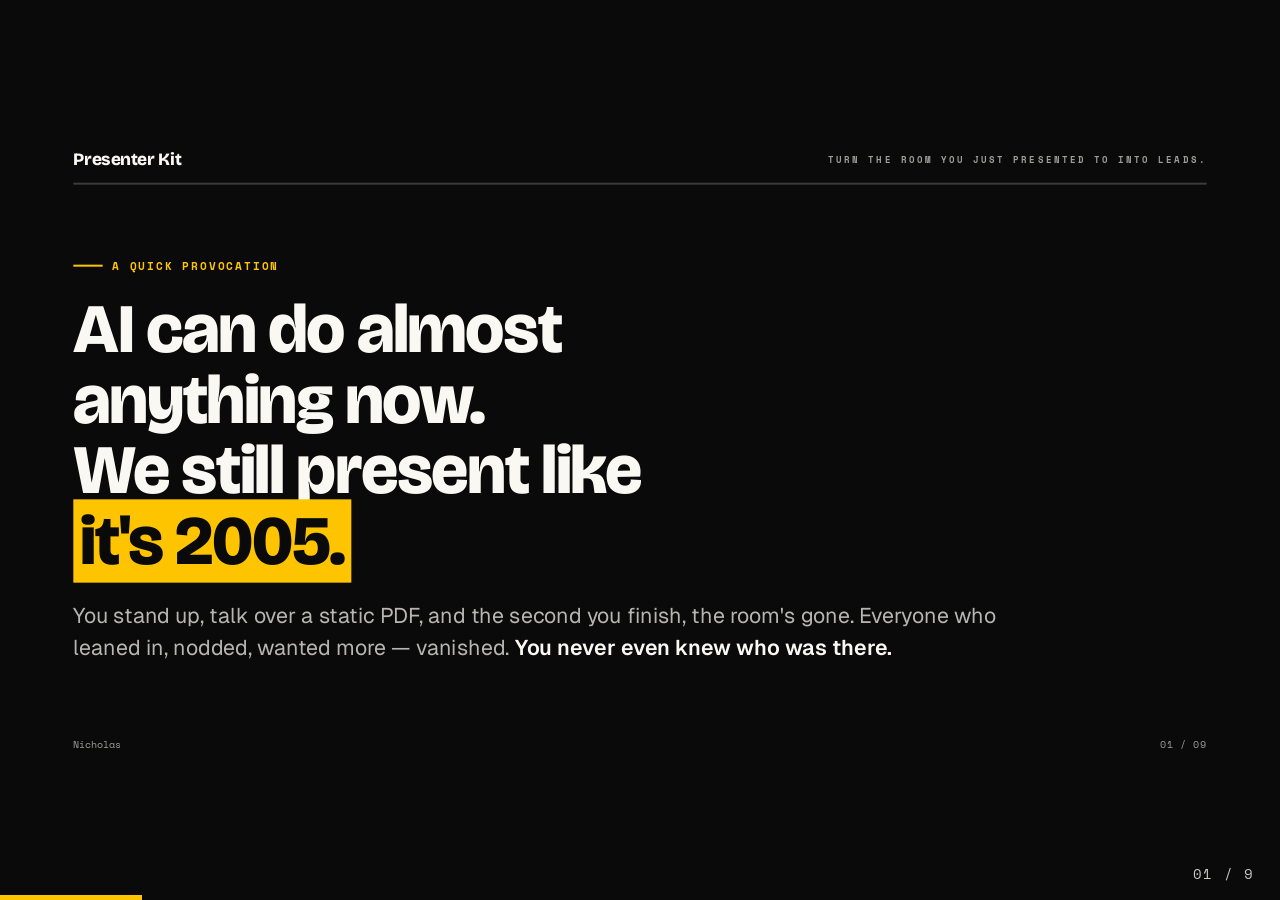
<file: deck.html>
<!DOCTYPE html>
<html lang="en">
<head>
<meta charset="UTF-8">
<meta name="viewport" content="width=device-width, initial-scale=1.0">
<title>Presenter Kit — turn the room into leads</title>
<link rel="preconnect" href="https://fonts.googleapis.com">
<link rel="preconnect" href="https://fonts.gstatic.com" crossorigin>
<link href="https://fonts.googleapis.com/css2?family=Bricolage+Grotesque:opsz,wght@12..96,400..800&family=Geist:wght@400;500;600;700&family=Space+Mono:wght@400;700&display=swap" rel="stylesheet">
<link rel="stylesheet" href="theme.css">
<script src="config.js"></script>
<!-- ============================================================================
     TEACHING DECK — a self-guided demo of a tool for turning a talk's room into leads.
     This deck IS the worked example of the thing it teaches. The slide ENGINE
     below (scaling, keyboard/touch nav, #n deep-link, progress + counter, and the
     inline edit mode) is kept functionally identical to the template — only the
     markup/CSS content of each <section class="slide"> and this <style> block are
     custom. Brand + copy come from config.js (data-brand/data-tagline/data-presenter)
     so this file never hardcodes brand strings that could drift from config.js.
     The product itself has no name — never call it "Deck" in copy.
     ============================================================================ -->
<style>
  /* =============================================================================
     BRAND SYSTEM — neo-brutalist, matches nicholaschong.xyz.
     Accent colours here intentionally shadow theme.css so this file also reads
     correctly if opened stand-alone. --ink-strong/--paper/--accent/--sans/--serif/
     --mono still come from theme.css and win where both are set on :root.
     ============================================================================= */
  :root{
    --blue:   #1528C4;
    --yellow: #FFC400;
    --ink:    #0A0A0A;
    --paper:  #FAF8F2;
    --page:   #EFEDE4;
    --muted:  #605C52;
    --ease: cubic-bezier(0.16, 1, 0.3, 1);
    --bw: 2.5px; /* the brand's signature thick border */
  }
  *{ margin:0; padding:0; box-sizing:border-box; }
  html,body{ width:100%; height:100%; margin:0; overflow:hidden; background:var(--ink); }
  body{
    font-family:"Geist", var(--sans), -apple-system, sans-serif;
    color:var(--ink);
    -webkit-font-smoothing:antialiased;
    text-rendering:optimizeLegibility;
  }

  /* ---- fixed 16:9 stage (mandatory base, from viewport-base.css) ---------- */
  .deck-viewport{ position:fixed; inset:0; overflow:hidden; background:var(--ink); }
  .deck-stage{ position:absolute; left:0; top:0; width:1920px; height:1080px; overflow:hidden; transform-origin:0 0; background:var(--paper); }
  .slide{ position:absolute; inset:0; width:1920px; height:1080px; overflow:hidden; display:block; visibility:hidden; opacity:0; pointer-events:none; background:var(--paper); }
  .slide.visible{ visibility:visible; opacity:1; pointer-events:auto; z-index:1; transition:opacity .35s ease; }
  img,video,canvas,svg{ max-width:100%; max-height:100%; }
  @media print{
    html,body{ width:1920px; height:auto; overflow:visible; background:#fff; }
    .deck-viewport{ position:static; overflow:visible; background:#fff; }
    .deck-stage{ position:static; width:auto; height:auto; transform:none !important; background:none; }
    .slide{ position:relative; display:block !important; visibility:visible !important; opacity:1 !important; pointer-events:auto !important; width:1920px; height:1080px; break-after:page; }
    .slide:last-child{ break-after:auto; }
    .deck-controls{ display:none !important; }
  }
  @media (prefers-reduced-motion:reduce){
    *,*::before,*::after{ animation-duration:.01ms !important; transition-duration:.2s !important; }
  }

  /* ---- chrome outside the stage ---- */
  .progress{ position:fixed; left:0; bottom:0; height:5px; width:0%; background:var(--yellow); z-index:1001; transition:width .3s var(--ease); }
  .counter{ position:fixed; right:26px; bottom:16px; z-index:1001; font-family:"Space Mono", var(--mono), monospace; font-size:14px; letter-spacing:.08em; color:rgba(250,248,242,.8); }

  /* ---- reveal choreography ---- */
  .reveal{ opacity:0; transform:translateY(28px); transition:opacity .6s var(--ease), transform .6s var(--ease); }
  .slide.visible .reveal{ opacity:1; transform:translateY(0); }
  .r1{ transition-delay:.08s } .r2{ transition-delay:.18s } .r3{ transition-delay:.28s }
  .r4{ transition-delay:.38s } .r5{ transition-delay:.48s } .r6{ transition-delay:.58s }

  /* ---- shared slide furniture ---- */
  .pad{ position:absolute; inset:88px 110px; display:flex; flex-direction:column; }
  .masthead{ display:flex; justify-content:space-between; align-items:center; }
  .wm{ font-family:"Bricolage Grotesque", var(--serif), serif; font-weight:800; font-size:26px; letter-spacing:-0.01em; color:var(--ink); }
  .section{ font-family:"Space Mono", var(--mono), monospace; font-size:14px; font-weight:700; letter-spacing:0.22em; text-transform:uppercase; color:var(--muted); }
  .rule{ height:var(--bw); background:var(--ink); margin-top:20px; }
  .colophon{ margin-top:auto; display:flex; justify-content:space-between; align-items:baseline; font-family:"Space Mono", var(--mono), monospace; font-size:15px; color:var(--muted); }
  .colophon .folio{ letter-spacing:.06em; }

  .kicker{ display:inline-flex; align-items:center; gap:14px; font-family:"Space Mono", var(--mono), monospace; font-size:16px; font-weight:700; letter-spacing:0.2em; text-transform:uppercase; color:var(--blue); }
  .kicker::before{ content:""; width:44px; height:var(--bw); background:currentColor; }

  h1,h2{ font-family:"Bricolage Grotesque", var(--serif), serif; font-weight:800; letter-spacing:-0.02em; line-height:1.02; color:var(--ink); }
  h1 em, h2 em{ font-style:normal; color:var(--blue); }
  h1 mark, h2 mark{ background:var(--yellow); color:var(--ink); padding:0 10px; font-style:normal; box-decoration-break:clone; -webkit-box-decoration-break:clone; }

  .lead{ font-size:28px; line-height:1.5; color:var(--muted); max-width:1180px; }
  .lead b{ color:var(--ink); font-weight:600; }
  .center{ justify-content:center; }

  /* ---- neo-brutalist card: thick border + hard offset shadow, no blur ---- */
  .card{ background:var(--paper); border:var(--bw) solid var(--ink); box-shadow:10px 10px 0 var(--ink); }
  .card.on-page{ background:var(--page); }
  .card.on-blue{ background:var(--blue); color:var(--paper); }
  .card.on-yellow{ background:var(--yellow); color:var(--ink); }

  .tag{ display:inline-block; font-family:"Space Mono", var(--mono), monospace; font-size:13px; font-weight:700; letter-spacing:.14em; text-transform:uppercase; background:var(--ink); color:var(--paper); padding:6px 14px; }
  .tag.yellow{ background:var(--yellow); color:var(--ink); }

  .btnlink{ display:inline-flex; align-items:center; gap:10px; font-family:"Space Mono", var(--mono), monospace; font-weight:700; font-size:20px; letter-spacing:.02em; color:var(--paper); background:var(--blue); border:var(--bw) solid var(--ink); box-shadow:6px 6px 0 var(--ink); padding:16px 26px; text-decoration:none; transition:transform .15s var(--ease), box-shadow .15s var(--ease); }
  .btnlink:hover{ transform:translate(3px,3px); box-shadow:3px 3px 0 var(--ink); }
  .btnlink.ghost{ background:var(--paper); color:var(--ink); }
  .btnlink.yellow{ background:var(--yellow); color:var(--ink); }
  .btnlink.big{ font-size:26px; padding:22px 34px; box-shadow:8px 8px 0 var(--ink); }

  .dark{ background:var(--ink); }
  .dark .wm, .dark h1, .dark h2{ color:var(--paper); }
  .dark .section, .dark .colophon{ color:rgba(250,248,242,.62); }
  .dark .lead{ color:rgba(250,248,242,.72); }
  .dark .lead b{ color:var(--paper); }
  .dark .rule{ background:rgba(250,248,242,.2); }
  .dark .card{ background:var(--ink); box-shadow:10px 10px 0 var(--yellow); border-color:var(--paper); }
  .dark h1 em, .dark h2 em{ color:var(--yellow); } /* blue-on-ink fails contrast; yellow reads on dark */

  /* ================================ SLIDE 1 · HOOK ================================ */
  .s1-stage{ flex:1; display:flex; flex-direction:column; justify-content:center; }
  .s1-headline{ font-size:104px; }
  .s1-sub{ margin-top:34px; font-size:32px; max-width:1400px; }

  /* ================================ SLIDE 2 · WHAT IT IS ================================ */
  .whatis-stage{ flex:1; display:flex; flex-direction:column; justify-content:center; }
  .does-row{ display:flex; gap:30px; margin-top:44px; }
  .does{ flex:1; padding:30px 26px; display:flex; flex-direction:column; gap:12px; }
  .does h3{ font-family:"Bricolage Grotesque", var(--serif), serif; font-weight:800; font-size:26px; color:var(--ink); }
  .does p{ font-size:19px; color:var(--muted); line-height:1.5; }
  .replace-strip{ margin-top:38px; display:flex; align-items:center; gap:22px; flex-wrap:wrap; }
  .replace-strip .lbl{ font-family:"Space Mono", var(--mono), monospace; font-size:15px; font-weight:700; letter-spacing:.14em; text-transform:uppercase; color:var(--muted); }
  .oldtool{ font-family:"Space Mono", var(--mono), monospace; font-size:18px; color:var(--ink); border:var(--bw) solid var(--ink); padding:8px 16px; position:relative; }
  .oldtool::after{ content:""; position:absolute; left:8%; right:8%; top:52%; height:2.5px; background:var(--blue); transform:rotate(-4deg); }
  .except{ margin-top:26px; font-size:24px; color:var(--ink); font-weight:600; }
  .except em{ font-style:normal; color:var(--blue); }

  /* ================================ SLIDE 3 · BE THE AUDIENCE ================================ */
  .s3-stage{ flex:1; display:flex; align-items:center; gap:80px; }
  .s3-copy{ flex:1.15; }
  .s3-headline{ font-size:72px; }
  .s3-sub{ margin-top:26px; font-size:26px; max-width:820px; }
  .s3-cta{ margin-top:44px; display:flex; flex-direction:column; gap:16px; align-items:flex-start; }
  .s3-url{ font-family:"Space Mono", var(--mono), monospace; font-size:16px; color:var(--muted); word-break:break-all; }
  .s3-qr-wrap{ flex:none; display:flex; flex-direction:column; align-items:center; gap:16px; }
  .qrbox{ width:300px; height:300px; background:var(--paper); border:var(--bw) solid var(--ink); box-shadow:8px 8px 0 var(--yellow); padding:18px; display:flex; align-items:center; justify-content:center; }
  .qrbox img{ width:100%; height:100%; object-fit:contain; display:block; }
  .qr-ph{ display:flex; flex-direction:column; align-items:center; justify-content:center; gap:12px; width:100%; height:100%; text-align:center; font-family:"Space Mono", var(--mono), monospace; }
  .qr-ph .glyph{ font-size:56px; line-height:1; }
  .qr-ph .lab{ font-size:13px; font-weight:700; letter-spacing:.1em; text-transform:uppercase; color:var(--ink); }
  .qr-ph .note{ font-size:11px; color:var(--muted); }
  .qr-caption{ font-family:"Space Mono", var(--mono), monospace; font-size:14px; text-align:center; color:var(--muted); max-width:300px; line-height:1.5; }

  /* ================================ SLIDE 4 · THE REVEAL ================================ */
  .s4-stage{ flex:1; display:flex; flex-direction:column; justify-content:center; }
  .s4-headline{ font-size:82px; }
  .s4-sub{ margin-top:30px; font-size:30px; max-width:1300px; }
  .s4-cta{ margin-top:48px; display:flex; align-items:center; gap:28px; flex-wrap:wrap; }
  .payoff{ margin-top:40px; font-size:28px; color:var(--paper); font-weight:600; max-width:1250px; line-height:1.45; }
  .payoff em{ font-style:normal; color:var(--yellow); }
  .nudge{ margin-top:22px; font-size:20px; color:rgba(250,248,242,.62); max-width:1150px; line-height:1.5; }
  .nudge b{ color:var(--paper); font-weight:600; }

  /* shared small helper: a keyboard-key chip used inline in copy */
  .keycap{ display:inline-block; font-family:"Space Mono", var(--mono), monospace; font-weight:700; background:var(--ink); color:var(--paper); border-radius:4px; padding:1px 9px; font-style:normal; }
  .dark .keycap{ background:var(--yellow); color:var(--ink); }

  /* ================================ SLIDE · LIVE Q&A (ask → land on the deck) ================================ */
  .qas-stage{ flex:1; display:flex; flex-direction:column; justify-content:center; }
  .qas-demo{ margin-top:44px; display:flex; align-items:center; gap:30px; flex-wrap:wrap; }
  .qas-pill{ display:inline-flex; align-items:center; gap:12px; padding:14px 22px 14px 18px; border:var(--bw) solid var(--ink); border-radius:999px; background:var(--ink); color:var(--paper); font-family:"Space Mono", var(--mono), monospace; font-size:15px; font-weight:700; letter-spacing:.04em; text-transform:uppercase; box-shadow:5px 5px 0 var(--yellow); flex:none; }
  .qas-pill .qas-dot{ position:relative; width:11px; height:11px; border-radius:50%; background:var(--yellow); flex:none; }
  .qas-pill .qas-dot::after{ content:""; position:absolute; inset:-5px; border-radius:50%; border:2px solid var(--yellow); animation:qa-pulse 2s ease-out infinite; }
  .qas-pill .qas-num{ font-family:"Bricolage Grotesque", var(--serif), serif; font-weight:800; font-size:16px; }
  .qas-arrow{ font-family:"Space Mono", var(--mono), monospace; font-size:36px; color:var(--blue); font-weight:700; flex:none; }
  .qas-card{ flex:1; min-width:380px; background:var(--paper); border:var(--bw) solid var(--ink); box-shadow:8px 8px 0 var(--blue); padding:28px 32px; }
  .qas-q{ font-family:"Bricolage Grotesque", var(--serif), serif; font-weight:700; font-size:30px; line-height:1.25; color:var(--ink); }
  .qas-who{ margin-top:14px; font-family:"Space Mono", var(--mono), monospace; font-size:15px; letter-spacing:.04em; color:var(--muted); }
  .qas-who b{ color:var(--blue); font-weight:700; }

  /* ================================ SLIDE 5 · CHECKPOINTS RUN THROUGHOUT ================================ */
  .cp-stage{ flex:1; display:flex; flex-direction:column; justify-content:center; }
  .cp-timeline{ margin-top:48px; display:flex; align-items:flex-start; max-width:1300px; }
  .cp-node{ display:flex; flex-direction:column; align-items:center; text-align:center; flex:none; width:170px; }
  .cp-dot{ width:26px; height:26px; border-radius:50%; background:var(--blue); border:var(--bw) solid var(--ink); flex:none; }
  .cp-lbl{ margin-top:14px; font-family:"Space Mono", var(--mono), monospace; font-size:15px; font-weight:700; letter-spacing:.06em; text-transform:uppercase; color:var(--ink); line-height:1.5; }
  .cp-lbl span{ display:block; margin-top:4px; font-size:13px; font-weight:400; text-transform:none; letter-spacing:0; color:var(--muted); }
  .cp-track{ flex:1; height:var(--bw); background:var(--ink); margin-top:13px; }

  /* ================================ SLIDE 6 · EDIT YOUR SLIDES LIVE ================================ */
  .edit-stage{ flex:1; display:flex; flex-direction:column; justify-content:center; }
  .edit-demo-row{ margin-top:40px; display:flex; gap:28px; }
  .edit-demo{ flex:1; padding:26px 24px; display:flex; flex-direction:column; gap:10px; }
  .edit-demo.card.dark{ background:var(--ink); border-color:var(--paper); box-shadow:8px 8px 0 var(--yellow); }
  .ed-step{ font-family:"Bricolage Grotesque", var(--serif), serif; font-weight:800; font-size:30px; color:var(--yellow); line-height:1; }
  .edit-demo p{ font-size:18px; color:rgba(250,248,242,.82); line-height:1.5; }
  .edit-demo p b{ color:var(--paper); }

  /* ================================ SLIDE 7 · THE THREE PIECES ================================ */
  .pieces-stage{ flex:1; display:flex; flex-direction:column; justify-content:center; }
  .pieces-list{ margin-top:44px; display:flex; flex-direction:column; gap:20px; }
  .piece-row{ display:flex; align-items:center; gap:32px; padding:30px 36px; text-decoration:none; }
  .piece-num{ font-family:"Space Mono", var(--mono), monospace; font-weight:700; font-size:22px; color:var(--blue); flex:none; }
  .piece-body{ flex:1; }
  .piece-body h3{ font-family:"Bricolage Grotesque", var(--serif), serif; font-weight:800; font-size:27px; color:var(--ink); }
  .piece-body p{ margin-top:8px; font-size:18px; color:var(--muted); line-height:1.5; }
  .piece-url{ margin-top:10px; font-family:"Space Mono", var(--mono), monospace; font-size:14px; color:var(--blue); }
  .piece-cta{ flex:none; display:inline-flex; align-items:center; gap:8px; font-family:"Space Mono", var(--mono), monospace; font-weight:700; font-size:16px; letter-spacing:.04em; color:var(--paper); background:var(--ink); border:var(--bw) solid var(--ink); box-shadow:5px 5px 0 var(--blue); padding:14px 22px; transition:transform .15s var(--ease), box-shadow .15s var(--ease); }
  .piece-row:hover .piece-cta{ transform:translate(3px,3px); box-shadow:2px 2px 0 var(--blue); }
  .pieces-note{ margin-top:34px; font-size:22px; color:var(--ink); font-weight:600; }
  .pieces-note em{ font-style:normal; color:var(--blue); }

  /* ================================ SLIDE 9 · FINAL (CTA) ================================ */
  .s9-stage{ flex:1; display:flex; flex-direction:column; justify-content:center; gap:26px; max-width:1500px; }
  .s9-headline{ font-family:"Bricolage Grotesque", var(--serif), serif; font-weight:800; letter-spacing:-0.02em; line-height:1.02; color:var(--paper); font-size:64px; margin-top:20px; }
  .s9-sub{ margin-top:16px; font-size:21px; max-width:900px; }

  .s9-steps{ display:flex; gap:34px; margin-top:6px; }
  .s9-step{ display:flex; align-items:center; gap:12px; }
  .s9-step-num{ flex:none; width:32px; height:32px; border-radius:50%; background:var(--yellow); color:var(--ink); border:var(--bw) solid var(--paper); display:flex; align-items:center; justify-content:center; font-family:"Space Mono", var(--mono), monospace; font-weight:700; font-size:15px; }
  .s9-step-txt{ font-family:"Space Mono", var(--mono), monospace; font-size:15px; font-weight:700; letter-spacing:.02em; color:var(--paper); }
  .s9-step-txt em{ font-style:normal; color:var(--yellow); }

  .s9-promptbox{ position:relative; background:var(--ink); border:var(--bw) solid var(--yellow); box-shadow:10px 10px 0 var(--blue); padding:30px 34px 26px; }
  .s9-promptbox-label{ font-family:"Space Mono", var(--mono), monospace; font-size:13px; font-weight:700; letter-spacing:.18em; text-transform:uppercase; color:var(--yellow); }
  .s9-prompt-text{ margin-top:16px; font-family:"Space Mono", var(--mono), monospace; font-size:18px; line-height:1.65; color:rgba(250,248,242,.92); user-select:all; cursor:text; }
  .s9-copybtn{ position:absolute; top:26px; right:30px; display:inline-flex; align-items:center; gap:8px; font-family:"Space Mono", var(--mono), monospace; font-weight:700; font-size:15px; letter-spacing:.04em; color:var(--ink); background:var(--yellow); border:var(--bw) solid var(--paper); box-shadow:4px 4px 0 var(--blue); padding:11px 18px; cursor:pointer; transition:transform .15s var(--ease), box-shadow .15s var(--ease); }
  .s9-copybtn:hover{ transform:translate(2px,2px); box-shadow:2px 2px 0 var(--blue); }
  .s9-copybtn.copied{ background:var(--paper); color:var(--blue); }

  .s9-foot{ display:flex; align-items:center; justify-content:space-between; gap:28px; margin-top:4px; flex-wrap:wrap; }
  .s9-nexttime{ font-family:"Space Mono", var(--mono), monospace; font-size:14px; line-height:1.5; color:rgba(250,248,242,.6); max-width:720px; }
  .s9-nexttime em{ font-style:normal; color:var(--yellow); }
  .s9-secondary{ flex:none; font-family:"Space Mono", var(--mono), monospace; font-size:15px; color:rgba(250,248,242,.65); text-decoration:none; border-bottom:1.5px solid rgba(250,248,242,.35); transition:color .15s var(--ease), border-color .15s var(--ease); }
  .s9-secondary:hover{ color:var(--paper); border-color:var(--paper); }

  /* ================================ LIVE Q&A FROM THE ROOM ================================ */
  .qa-fab{ position:fixed; left:26px; bottom:24px; z-index:1400; display:none; align-items:center; gap:12px;
    padding:14px 22px 14px 18px; border:var(--bw) solid var(--ink); border-radius:999px; background:var(--ink); color:var(--paper);
    font-family:"Space Mono", var(--mono), monospace; font-size:14px; font-weight:700; letter-spacing:.05em; text-transform:uppercase;
    cursor:pointer; box-shadow:5px 5px 0 var(--yellow); transition:transform .15s var(--ease), box-shadow .15s var(--ease); }
  .qa-fab.show{ display:inline-flex; }
  .qa-fab:hover{ transform:translate(3px,3px); box-shadow:2px 2px 0 var(--yellow); }
  .qa-fab .qa-dot{ position:relative; width:11px; height:11px; border-radius:50%; background:var(--yellow); flex:none; }
  .qa-fab .qa-dot::after{ content:""; position:absolute; inset:-5px; border-radius:50%; border:2px solid var(--yellow); animation:qa-pulse 2s ease-out infinite; }
  @keyframes qa-pulse{ 0%{opacity:.7; transform:scale(.7);} 70%{opacity:0; transform:scale(1.6);} 100%{opacity:0; transform:scale(1.6);} }
  .qa-fab .qa-count{ font-family:"Bricolage Grotesque", var(--serif), serif; font-weight:800; font-size:16px; min-width:18px; text-align:center; }

  .qa-overlay{ position:fixed; inset:0; z-index:1500; display:none; flex-direction:column; background:rgba(250,248,242,.985); color:var(--ink); padding:88px 110px; overflow-y:auto; }
  .qa-overlay.open{ display:flex; }
  .qa-overlay .qa-head{ display:flex; align-items:baseline; justify-content:space-between; border-bottom:var(--bw) solid var(--ink); padding-bottom:22px; margin-bottom:8px; }
  .qa-overlay .qa-title{ font-family:"Bricolage Grotesque", var(--serif), serif; font-weight:800; font-size:44px; letter-spacing:-0.02em; color:var(--ink); }
  .qa-overlay .qa-title em{ font-style:normal; color:var(--blue); }
  .qa-close{ border:var(--bw) solid var(--ink); background:var(--paper); color:var(--ink); width:52px; height:52px; border-radius:50%;
    font-size:26px; line-height:1; cursor:pointer; flex:none; box-shadow:4px 4px 0 var(--ink); transition:background .14s ease, color .14s ease, transform .14s ease; }
  .qa-close:hover{ background:var(--ink); color:var(--paper); transform:translate(2px,2px); box-shadow:2px 2px 0 var(--ink); }
  .qa-list{ list-style:none; margin:0; padding:0; max-width:1500px; }
  .qa-list li{ border-bottom:1.5px solid rgba(10,10,10,.14); padding:30px 6px; cursor:pointer; transition:opacity .16s ease, padding-left .16s ease; }
  .qa-list li:hover{ padding-left:20px; opacity:.6; }
  .qa-list li.answering{ opacity:0; }
  .qa-list .qa-q{ font-family:"Bricolage Grotesque", var(--serif), serif; font-weight:700; font-size:34px; line-height:1.25; color:var(--ink); margin:0 0 12px; }
  .qa-list .qa-who{ font-family:"Space Mono", var(--mono), monospace; font-size:15px; letter-spacing:.04em; color:var(--muted); }
  .qa-list .qa-who b{ color:var(--blue); font-weight:700; }
  .qa-empty{ margin-top:40px; font-family:"Space Mono", var(--mono), monospace; font-size:16px; color:var(--muted); }
  .qa-hint{ font-family:"Space Mono", var(--mono), monospace; font-size:14px; letter-spacing:.04em; color:var(--muted); margin-top:26px; }

  /* ================================ INLINE EDIT MODE ================================ */
  .edit-hotzone{ position:fixed; top:0; left:0; width:84px; height:84px; z-index:10000; cursor:pointer; }
  .edit-toggle{ position:fixed; top:20px; left:20px; z-index:10001;
    width:46px; height:46px; border-radius:50%; border:var(--bw) solid var(--ink);
    background:var(--paper); color:var(--ink); font-size:18px; cursor:pointer;
    box-shadow:4px 4px 0 var(--ink); opacity:0; pointer-events:none; transition:opacity .25s ease; }
  .edit-toggle.show, .edit-toggle.active{ opacity:1; pointer-events:auto; }
  .edit-toggle.active{ background:var(--yellow); }
  .edit-banner{ position:fixed; top:26px; left:50%; transform:translateX(-50%);
    z-index:10001; background:var(--yellow); color:var(--ink); font-family:"Space Mono", var(--mono), monospace;
    font-size:13px; font-weight:700; letter-spacing:.1em; text-transform:uppercase;
    padding:9px 20px; border:var(--bw) solid var(--ink); box-shadow:4px 4px 0 var(--ink); display:none; }
  .edit-banner.on{ display:block; }
  body.editing .slide .pad [contenteditable="true"]:hover{ outline:1.5px dashed var(--blue); outline-offset:3px; cursor:text; }
</style>
</head>
<body>
<div class="deck-viewport">
  <main class="deck-stage" id="deckStage">

    <!-- ============================ 1 · HOOK ============================ -->
    <section class="slide dark">
      <div class="pad">
        <div class="masthead"><div class="wm" data-brand></div><div class="section" data-tagline></div></div>
        <div class="rule"></div>
        <div class="s1-stage">
          <div class="kicker reveal r1" style="color:var(--yellow);">A quick provocation</div>
          <h1 class="s1-headline reveal r2" style="margin-top:30px;">AI can do almost<br>anything now.<br>We still present like<br><mark>it's 2005.</mark></h1>
          <p class="lead s1-sub reveal r3">You stand up, talk over a static PDF, and the second you finish, the room's gone. Everyone who leaned in, nodded, wanted more — vanished. <b>You never even knew who was there.</b></p>
        </div>
        <div class="colophon"><span data-presenter></span><span class="folio">01 / 09</span></div>
      </div>
    </section>

    <!-- ============================ 2 · WHAT IT IS / WHAT IT REPLACES ============================ -->
    <section class="slide">
      <div class="pad">
        <div class="masthead"><div class="wm" data-brand></div><div class="section">What it is</div></div>
        <div class="rule"></div>
        <div class="whatis-stage">
          <div class="kicker reveal r1">What this is</div>
          <h1 class="reveal r2" style="font-size:64px; margin-top:22px;">A tiny presenter app that runs off <em>your own slides.</em></h1>
          <div class="does-row reveal r3">
            <div class="does card"><h3>They answer on their phones</h3><p>Drop a question mid-talk. Answers come back from the actual people in the room, tied to real names.</p></div>
            <div class="does card"><h3>You read the room live</h3><p>A second screen shows the tallies filling in as they tap. You watch the mood shift while you're still talking.</p></div>
            <div class="does card"><h3>Everyone becomes a lead</h3><p>To answer, they registered. So the whole room lands in a table you can export the moment you step off.</p></div>
          </div>
          <div class="replace-strip reveal r4">
            <span class="lbl">Instead of</span>
            <span class="oldtool">Slido</span>
            <span class="oldtool">Mentimeter</span>
            <span class="oldtool">Kahoot</span>
            <span class="oldtool">badge scanners</span>
          </div>
          <p class="except reveal r5">Same jobs those do — audience polls, lead capture — <em>except it's yours,</em> in one thing, running off your slides.</p>
        </div>
        <div class="colophon"><span>What it is</span><span class="folio">02 / 09</span></div>
      </div>
    </section>

    <!-- ============================ 3 · BE THE AUDIENCE (CTA) ============================ -->
    <section class="slide">
      <div class="pad">
        <div class="masthead"><div class="wm" data-brand></div><div class="section">Your turn</div></div>
        <div class="rule"></div>
        <div class="s3-stage">
          <div class="s3-copy">
            <div class="kicker reveal r1">Don't take my word for it</div>
            <h1 class="s3-headline reveal r2" style="margin-top:22px;">For the next minute,<br>you're in <em>my audience.</em></h1>
            <p class="lead s3-sub reveal r3">Open the companion on your phone, or right here in a tab. Register, run the checkpoints, tell me what you actually think. I'll show you the other side in a second.</p>
            <div class="s3-cta reveal r4">
              <a class="btnlink big" href="index.html" target="_blank" rel="noopener">Open the companion →</a>
              <span class="s3-url">presenter-kit.nicholaschong.xyz/index.html</span>
            </div>
          </div>
          <div class="s3-qr-wrap reveal r4">
            <div class="qrbox">
              <!-- QR PLACEHOLDER: a real scannable PNG gets dropped into this <img> at
                   deploy time. data-qr-url is the exact string it must encode. Until
                   then the .qr-ph fallback shows (img has no src, so it stays hidden). -->
              <img id="deck-qr" src="deck-qr.svg" alt="Scan to join the companion" data-qr-url="https://presenter-kit.nicholaschong.xyz/index.html">
              <div class="qr-ph" id="deck-qr-ph">
                <div class="glyph">&#9633;</div>
                <div class="lab">QR → the companion</div>
                <div class="note">real code dropped in at deploy</div>
              </div>
            </div>
            <div class="qr-caption">Scan to join, or use the link.<br>presenter-kit.nicholaschong.xyz/index.html</div>
          </div>
        </div>
        <div class="colophon"><span>Your turn</span><span class="folio">03 / 09</span></div>
      </div>
    </section>

    <!-- ============================ 4 · THE REVEAL (CTA) ============================ -->
    <section class="slide dark">
      <div class="pad">
        <div class="masthead"><div class="wm" data-brand></div><div class="section">The other side</div></div>
        <div class="rule"></div>
        <div class="s4-stage">
          <div class="kicker reveal r1" style="color:var(--yellow);">Welcome back</div>
          <h1 class="s4-headline reveal r2" style="margin-top:22px;">Here's what I could<br>see the <em>whole time.</em></h1>
          <p class="lead s4-sub reveal r3">This is the presenter view — the room map I read live while you were tapping. Your answer's in there now, sitting next to everyone else who's tried it.</p>
          <div class="s4-cta reveal r4">
            <a class="btnlink yellow big" href="presenter.html" target="_blank" rel="noopener">Open the room map →</a>
          </div>
          <p class="payoff reveal r5">And here's the quiet part: to answer, you registered. So <em>you — and everyone who showed up — just became a lead.</em></p>
        </div>
        <div class="colophon"><span data-presenter></span><span class="folio">04 / 09</span></div>
      </div>
    </section>

    <!-- ============================ 5 · LIVE Q&A (ask → land on the deck) ============================ -->
    <section class="slide">
      <div class="pad">
        <div class="masthead"><div class="wm" data-brand></div><div class="section">The two-way part</div></div>
        <div class="rule"></div>
        <div class="qas-stage">
          <div class="kicker reveal r1">It goes both ways</div>
          <h1 class="reveal r2" style="font-size:62px; margin-top:22px;">Ask something.<br><em>Watch it land — live.</em></h1>
          <p class="lead reveal r3" style="margin-top:20px; font-size:26px; max-width:1180px;">On your phone, tap <b>Ask a question</b> and send it. It drops straight onto this deck — hit <b>Questions from the room</b> (bottom-left) to see everything the room's asked, with names.</p>
          <div class="qas-demo reveal r4">
            <div class="qas-pill"><span class="qas-dot"></span>Questions from the room<span class="qas-num">7</span></div>
            <div class="qas-arrow">&rarr;</div>
            <div class="qas-card">
              <div class="qas-q">&ldquo;How's this different from just using Slido?&rdquo;</div>
              <div class="qas-who">asked by <b>Priya</b> &middot; just now</div>
            </div>
          </div>
          <p class="except reveal r5" style="margin-top:32px;">No hands up, no mic passed around — <em>every question captured, while you keep talking.</em></p>
        </div>
        <div class="colophon"><span>The two-way part</span><span class="folio">05 / 09</span></div>
      </div>
    </section>

    <!-- ============================ 6 · CHECKPOINTS RUN THROUGHOUT ============================ -->
    <section class="slide">
      <div class="pad">
        <div class="masthead"><div class="wm" data-brand></div><div class="section">Not a form at the end</div></div>
        <div class="rule"></div>
        <div class="cp-stage">
          <div class="kicker reveal r1">One at a time, not all at once</div>
          <h1 class="reveal r2" style="font-size:60px; margin-top:22px;">Those checkpoints? They're <em>woven through the whole talk.</em></h1>
          <p class="lead reveal r3" style="margin-top:20px; font-size:26px; max-width:1200px;">You just answered four in a row because this is a six-minute demo. On a real talk, I open them one at a time, whenever I get there — not a survey dumped at the end.</p>
          <div class="cp-timeline reveal r4">
            <div class="cp-node"><div class="cp-dot"></div><div class="cp-lbl">Early<br><span>Checkpoint 1</span></div></div>
            <div class="cp-track"></div>
            <div class="cp-node"><div class="cp-dot"></div><div class="cp-lbl">Mid-talk<br><span>Checkpoint 2</span></div></div>
            <div class="cp-track"></div>
            <div class="cp-node"><div class="cp-dot"></div><div class="cp-lbl">Near the close<br><span>Checkpoint 3</span></div></div>
          </div>
          <p class="except reveal r5" style="margin-top:34px;">Their phones just sit there and wait — a checkpoint unlocks the second I open it from the room map, <em>right when it's relevant.</em></p>
        </div>
        <div class="colophon"><span>Not a form at the end</span><span class="folio">06 / 09</span></div>
      </div>
    </section>

    <!-- ============================ 6 · EDIT YOUR SLIDES LIVE ============================ -->
    <section class="slide dark">
      <div class="pad">
        <div class="masthead"><div class="wm" data-brand></div><div class="section">Try it right now</div></div>
        <div class="rule"></div>
        <div class="edit-stage">
          <div class="kicker reveal r1" style="color:var(--yellow);">No, really — try it</div>
          <h1 class="reveal r2" style="font-size:76px; margin-top:22px;">These are your slides.<br>Press <mark>E</mark> to edit them.</h1>
          <p class="lead reveal r3" style="margin-top:24px; font-size:28px; max-width:1200px; color:rgba(250,248,242,.72);">Right now, on this exact screen. Hit <b class="keycap">E</b>, or hover the top-left corner — the text on this slide turns editable. Change a word, move to the next slide, it's still there.</p>
          <div class="edit-demo-row reveal r4">
            <div class="edit-demo card dark"><div class="ed-step">01</div><p>Press <b class="keycap">E</b> or click the pencil, top-left.</p></div>
            <div class="edit-demo card dark"><div class="ed-step">02</div><p>Click any text on a slide. It's a normal text cursor now.</p></div>
            <div class="edit-demo card dark"><div class="ed-step">03</div><p>Ctrl/Cmd+S saves it and downloads your edited deck.</p></div>
          </div>
          <p class="payoff reveal r5">It's your deck, so it should feel like <em>your</em> deck — not a hosted thing you have to ask someone to change.</p>
        </div>
        <div class="colophon"><span data-presenter></span><span class="folio">07 / 09</span></div>
      </div>
    </section>

    <!-- ============================ 7 · THE THREE PIECES ============================ -->
    <section class="slide">
      <div class="pad">
        <div class="masthead"><div class="wm" data-brand></div><div class="section">What you just used</div></div>
        <div class="rule"></div>
        <div class="pieces-stage">
          <div class="kicker reveal r1">Three screens, one talk</div>
          <h1 class="reveal r2" style="font-size:62px; margin-top:22px;">Every talk ships with <em>three pieces.</em></h1>
          <p class="lead reveal r3" style="margin-top:18px; font-size:24px;">All three are live in this demo — open any of them.</p>
          <div class="pieces-list reveal r4">
            <a class="piece-row card" href="https://presenter-kit.nicholaschong.xyz/deck.html" target="_blank" rel="noopener">
              <div class="piece-num">01</div>
              <div class="piece-body">
                <h3>The deck</h3>
                <p>Your slides — what you're looking at right now.</p>
                <div class="piece-url">presenter-kit.nicholaschong.xyz/deck.html</div>
              </div>
              <div class="piece-cta">Open the deck →</div>
            </a>
            <a class="piece-row card" href="https://presenter-kit.nicholaschong.xyz/index.html" target="_blank" rel="noopener">
              <div class="piece-num">02</div>
              <div class="piece-body">
                <h3>The audience companion</h3>
                <p>What the room opens on their phones.</p>
                <div class="piece-url">presenter-kit.nicholaschong.xyz/index.html</div>
              </div>
              <div class="piece-cta">Open the companion →</div>
            </a>
            <a class="piece-row card" href="https://presenter-kit.nicholaschong.xyz/presenter.html" target="_blank" rel="noopener">
              <div class="piece-num">03</div>
              <div class="piece-body">
                <h3>The presenter view</h3>
                <p>Your live room-map and Q&amp;A while you talk.</p>
                <div class="piece-url">presenter-kit.nicholaschong.xyz/presenter.html</div>
              </div>
              <div class="piece-cta">Open the room map →</div>
            </a>
          </div>
        </div>
        <div class="colophon"><span>What you just used</span><span class="folio">08 / 09</span></div>
      </div>
    </section>

    <!-- ============================ 9 · FINAL (CTA) ============================ -->
    <section class="slide dark">
      <div class="pad">
        <div class="masthead"><div class="wm" data-brand></div><div class="section">Take it with you</div></div>
        <div class="rule"></div>
        <div class="s9-stage">
          <div class="kicker reveal r1" style="color:var(--yellow);">It's yours, not rented</div>
          <h1 class="s9-headline reveal r2">Take the template.<br>Run your own.</h1>
          <p class="lead s9-sub reveal r3">Copy the prompt below into Claude Code. It reads the template, asks you a few questions, and builds your version — Supabase, checkpoints, slides, and a live link — while you watch.</p>

          <div class="s9-steps reveal r3">
            <div class="s9-step"><div class="s9-step-num">1</div><div class="s9-step-txt">Open Claude Code on <em>Opus</em></div></div>
            <div class="s9-step"><div class="s9-step-num">2</div><div class="s9-step-txt">Paste this &darr;</div></div>
          </div>

          <div class="s9-promptbox reveal r4">
            <div class="s9-promptbox-label">Copy this into Claude Code</div>
            <button class="s9-copybtn" id="s9CopyBtn" type="button">Copy</button>
            <p class="s9-prompt-text" id="s9PromptText">Set me up with my own version of this — a talk that turns my audience into captured leads. Use the template at github.com/ncih/deck-template: clone it, then set yourself up end to end — install the frontend-slides skill (git clone https://github.com/zarazhangrui/frontend-slides into ~/.claude/skills/) and the presenter-kit skill that ships in the template, create my free Supabase, write my checkpoint questions, build my slide deck, and deploy it to my own GitHub Pages. I'm non-technical, so explain each step simply and do the technical parts for me. When it's live, show me how to run /presenter-kit to spin up my next talk.</p>
          </div>

          <div class="s9-foot reveal r4">
            <span class="s9-nexttime">Next time it's one command — the setup installs a <em>/presenter-kit</em> skill you run to build your next talk.</span>
            <a class="s9-secondary" href="https://github.com/ncih/deck-template" target="_blank" rel="noopener">Rather do it by hand? →</a>
          </div>
        </div>
        <div class="colophon"><span data-presenter></span><span class="folio">09 / 09</span></div>
      </div>
    </section>

  </main>
</div>
<div class="progress" id="progress"></div>
<div class="counter" id="counter">01 / 09</div>
<div class="edit-hotzone" id="editHotzone"></div>
<button class="edit-toggle" id="editToggle" title="Edit mode (E)">&#9998;</button>
<div class="edit-banner" id="editBanner">Edit mode — click text to edit &middot; Ctrl/Cmd+S to save &middot; Press Esc when done</div>

<button class="qa-fab" id="qaFab" type="button" aria-label="Show questions from the room">
  <span class="qa-dot" aria-hidden="true"></span>
  <span>Questions from the room</span>
  <span class="qa-count" id="qaCount">0</span>
</button>
<div class="qa-overlay" id="qaOverlay" role="dialog" aria-modal="true" aria-label="Questions from the room">
  <div class="qa-head">
    <div class="qa-title">From the <em>room</em></div>
    <button class="qa-close" id="qaClose" type="button" aria-label="Close (Esc)">&times;</button>
  </div>
  <ul class="qa-list" id="qaList"></ul>
  <div class="qa-hint">Tap a question to mark it answered &middot; Esc to close</div>
</div>

<script>
/* hydrate brand text from config.js (kept identical to the template engine) */
(function(){
  var b = (window.DECK_CONFIG && window.DECK_CONFIG.brand) || {};
  document.title = (b.name ? b.name + " — teaching deck" : "Session");
  function fill(sel, val){ document.querySelectorAll(sel).forEach(function(el){ if(val) el.textContent = val; }); }
  fill("[data-brand]", b.name);
  fill("[data-tagline]", b.tagline);
  fill("[data-presenter]", b.presenter);

})();

/* Slide 9 — copy-the-prompt button. Tries the async Clipboard API first,
   with an execCommand fallback for older/blocked contexts. The "Copied!"
   state fires as soon as EITHER path settles, and a short safety timeout
   guarantees feedback even if a browser leaves the clipboard promise
   pending indefinitely (e.g. a stalled permission prompt) — the text is
   also selectable by hand either way. */
(function(){
  var btn = document.getElementById('s9CopyBtn');
  var text = document.getElementById('s9PromptText');
  if (!btn || !text) return;
  btn.addEventListener('click', function(){
    var value = text.textContent;
    var done = false;
    function showCopied(){
      if (done) return;
      done = true;
      var original = 'Copy';
      btn.textContent = 'Copied!';
      btn.classList.add('copied');
      setTimeout(function(){ btn.textContent = original; btn.classList.remove('copied'); }, 1800);
    }

    /* Fallback: select the text + execCommand, so it's copied (and at
       least selected) regardless of what the async API does. */
    try {
      var range = document.createRange();
      range.selectNodeContents(text);
      var sel = window.getSelection();
      sel.removeAllRanges();
      sel.addRange(range);
      document.execCommand('copy');
    } catch (e) {}

    if (navigator.clipboard && navigator.clipboard.writeText) {
      navigator.clipboard.writeText(value).then(showCopied, showCopied);
    }
    /* Never leave the button silent — even if writeText hangs forever. */
    setTimeout(showCopied, 400);
  });
})();

/* QR placeholder on slide 3 — a real scannable PNG is dropped into #deck-qr's
   src at deploy time (data-qr-url holds the exact string it must encode). If a
   src is ever set, hide the fallback glyph so only the real code shows. */
(function(){
  var img = document.getElementById('deck-qr'), ph = document.getElementById('deck-qr-ph');
  if (!img || !ph) return;
  function sync(){ var has = !!img.getAttribute('src'); img.style.display = has ? '' : 'none'; ph.style.display = has ? 'none' : ''; }
  img.addEventListener('load', sync);
  sync();
})();

/* slide engine — kept verbatim from the template */
class SlidePresentation {
  constructor(){
    this.slides = Array.from(document.querySelectorAll('.slide'));
    this.stage = document.getElementById('deckStage');
    this.progress = document.getElementById('progress');
    this.counter = document.getElementById('counter');
    this.current = 0;
    this.scale(); window.addEventListener('resize', () => this.scale());
    this.keys(); this.touch();
    const h = parseInt((location.hash||'').replace('#',''),10);
    this.show(Number.isFinite(h) && h>=1 && h<=this.slides.length ? h-1 : 0);
  }
  scale(){
    const f = Math.min(window.innerWidth/1920, window.innerHeight/1080);
    const x = (window.innerWidth-1920*f)/2, y = (window.innerHeight-1080*f)/2;
    this.stage.style.transform = `translate(${x}px, ${y}px) scale(${f})`;
  }
  keys(){
    document.addEventListener('keydown', (e) => {
      if(e.target && e.target.isContentEditable) return; // don't navigate while editing text
      if(e.metaKey||e.ctrlKey||e.altKey) return;
      switch(e.key){
        case 'ArrowRight': case 'ArrowDown': case ' ': case 'PageDown': e.preventDefault(); this.show(this.current+1); break;
        case 'ArrowLeft': case 'ArrowUp': case 'PageUp': e.preventDefault(); this.show(this.current-1); break;
        case 'Home': e.preventDefault(); this.show(0); break;
        case 'End': e.preventDefault(); this.show(this.slides.length-1); break;
      }
    });
  }
  touch(){
    let x0=null;
    document.addEventListener('touchstart', (e)=>{ x0=e.touches[0].clientX; }, {passive:true});
    document.addEventListener('touchend', (e)=>{ if(x0===null) return; const dx=e.changedTouches[0].clientX-x0; if(Math.abs(dx)>60)(dx<0?this.show(this.current+1):this.show(this.current-1)); x0=null; }, {passive:true});
  }
  show(i){
    this.current = Math.max(0, Math.min(i, this.slides.length-1));
    this.slides.forEach((s,j)=> s.classList.toggle('visible', j===this.current));
    const n=this.current+1, total=this.slides.length;
    this.progress.style.width = (n/total*100)+'%';
    this.counter.textContent = String(n).padStart(2,'0')+' / '+total;
    history.replaceState(null,'','#'+n);
  }
}
window.deck = new SlidePresentation();

/* ===========================================
   INLINE EDIT MODE — ported from the STO deck template.
   E key / top-left hotzone toggles it. Content-editable slide areas.
   Ctrl/Cmd+S persists to localStorage + downloads the edited HTML.

   Difference from the template: the template disables editing on
   github.io (view-only, published deck). THIS is a self-guided demo —
   the whole point of this slide is for a visitor to try pressing E — so
   edit mode stays ENABLED on the live host too. Edits are client-side/
   localStorage only; nothing is ever sent anywhere, so it's harmless.
   =========================================== */
const EDIT_KEY = 'nicholaschong-deck-edits-v1';
const editor = {
  isActive: false,
  regions(){ return document.querySelectorAll('.slide .pad'); },
  toggleEditMode(){
    this.isActive = !this.isActive;
    document.body.classList.toggle('editing', this.isActive);
    document.getElementById('editToggle').classList.toggle('active', this.isActive);
    document.getElementById('editBanner').classList.toggle('on', this.isActive);
    this.regions().forEach(r => r.setAttribute('contenteditable', this.isActive ? 'true' : 'false'));
    if(!this.isActive) this.save(false);
  },
  save(download = true){
    const edits = {};
    this.regions().forEach((r,i) => { edits[i] = r.innerHTML; });
    try{ localStorage.setItem(EDIT_KEY, JSON.stringify(edits)); }catch(e){}
    if(download){
      const doc = document.documentElement.cloneNode(true);
      doc.querySelectorAll('[contenteditable]').forEach(el => el.removeAttribute('contenteditable'));
      doc.querySelector('body').classList.remove('editing');
      const blob = new Blob(['<!DOCTYPE html>\n' + doc.outerHTML], { type:'text/html' });
      const a = document.createElement('a');
      a.href = URL.createObjectURL(blob);
      a.download = 'nicholaschong-deck-edited.html';
      a.click();
      URL.revokeObjectURL(a.href);
    }
  },
  restore(){
    let edits = null;
    try{ edits = JSON.parse(localStorage.getItem(EDIT_KEY) || 'null'); }catch(e){}
    if(!edits) return;
    this.regions().forEach((r,i) => { if(edits[i] !== undefined) r.innerHTML = edits[i]; });
  }
};
editor.restore();

/* Edit toggle: button click, hotzone hover with grace period, hotzone click, E key */
(function(){
  const editToggle = document.getElementById('editToggle');
  const hotzone = document.getElementById('editHotzone');
  let hideTimeout = null;
  editToggle.addEventListener('click', () => editor.toggleEditMode());
  hotzone.addEventListener('mouseenter', () => { clearTimeout(hideTimeout); editToggle.classList.add('show'); });
  hotzone.addEventListener('mouseleave', () => {
    hideTimeout = setTimeout(() => { if(!editor.isActive) editToggle.classList.remove('show'); }, 400);
  });
  editToggle.addEventListener('mouseenter', () => clearTimeout(hideTimeout));
  editToggle.addEventListener('mouseleave', () => {
    hideTimeout = setTimeout(() => { if(!editor.isActive) editToggle.classList.remove('show'); }, 400);
  });
  hotzone.addEventListener('click', () => editor.toggleEditMode());
  document.addEventListener('keydown', (e) => {
    /* E only ENTERS edit mode (no-op if already active — contentEditable needs
       to keep typing "e"). ESC only EXITS edit mode. */
    if((e.key === 'e' || e.key === 'E') && !e.metaKey && !e.ctrlKey && !editor.isActive && !(e.target && e.target.isContentEditable)){
      editor.toggleEditMode();
    }
    if(e.key === 'Escape' && editor.isActive){
      e.preventDefault();
      editor.toggleEditMode();
    }
    if((e.metaKey || e.ctrlKey) && e.key === 's' && editor.isActive){
      e.preventDefault();
      editor.save(true);
    }
  });
})();

/* ===========================================
   LIVE Q&A FROM THE ROOM — ported from workshop-sto-readiness/app/deck.html.
   Reads pres_questions (this deck's event) via the Supabase REST API using the
   url + publishable key already in config.js. A floating button opens an
   overlay listing live questions; tapping one marks it answered (removes it
   from the list). Polls every 4s so a question asked in the companion shows
   up here without a reload.
   =========================================== */
(function(){
  "use strict";
  var CFG = window.DECK_CONFIG || {};
  var SUPA = CFG.supabase || {};
  if(!SUPA.url || !SUPA.publishableKey) return;
  var EVENT = CFG.event || "deck";
  var T = Object.assign({ questions:"pres_questions" }, CFG.tables || {});
  var REST = SUPA.url + "/rest/v1/" + T.questions;
  var HEADERS = { apikey: SUPA.publishableKey, Authorization: "Bearer " + SUPA.publishableKey };

  var fab = document.getElementById("qaFab");
  var count = document.getElementById("qaCount");
  var overlay = document.getElementById("qaOverlay");
  var listEl = document.getElementById("qaList");
  var closeBtn = document.getElementById("qaClose");
  if(!fab || !overlay || !listEl) return;

  var questions = [];
  var open = false;
  var busy = {};

  function esc(s){
    return String(s == null ? "" : s).replace(/[&<>"']/g, function(c){
      return { "&":"&amp;", "<":"&lt;", ">":"&gt;", '"':"&quot;", "'":"&#39;" }[c];
    });
  }

  function render(){
    var n = questions.length;
    count.textContent = String(n);
    fab.classList.toggle("show", n > 0);
    if(n === 0 && open) closeOverlay();
    if(!open) return;
    listEl.innerHTML = questions.length ? questions.map(function(q){
      var who = [];
      if(q.name) who.push("<b>" + esc(q.name) + "</b>");
      if(q.company) who.push(esc(q.company));
      var meta = who.length ? who.join(" &middot; ") : "Anonymous";
      return '<li data-id="' + esc(q.id) + '">' +
        '<p class="qa-q">' + esc(q.text) + '</p>' +
        '<div class="qa-who">' + meta + '</div>' +
      '</li>';
    }).join("") : '<div class="qa-empty">No questions yet — the floor is quiet.</div>';
  }

  function openOverlay(){
    open = true;
    overlay.classList.add("open");
    render();
  }
  function closeOverlay(){
    open = false;
    overlay.classList.remove("open");
  }

  function markAnswered(id, li){
    if(busy[id]) return;
    busy[id] = true;
    if(li) li.classList.add("answering");
    fetch(REST + "?id=eq." + encodeURIComponent(id), {
      method: "PATCH",
      headers: Object.assign({ "Content-Type": "application/json", Prefer: "return=minimal" }, HEADERS),
      body: JSON.stringify({ answered: true })
    }).then(function(res){
      if(!res.ok) throw new Error("patch " + res.status);
      questions = questions.filter(function(q){ return String(q.id) !== String(id); });
      delete busy[id];
      render();
    }).catch(function(){
      delete busy[id];
      if(li) li.classList.remove("answering");
    });
  }

  function poll(){
    fetch(REST + "?select=id,created_at,name,company,text,answered&event=eq." + encodeURIComponent(EVENT) + "&order=created_at.desc", {
      headers: HEADERS
    }).then(function(res){
      if(!res.ok) throw new Error("get " + res.status);
      return res.json();
    }).then(function(rows){
      questions = (rows || []).filter(function(q){ return !q.answered && !busy[q.id]; });
      render();
    }).catch(function(){ /* offline: leave state as-is, fail silent */ });
  }

  fab.addEventListener("click", openOverlay);
  closeBtn.addEventListener("click", closeOverlay);
  listEl.addEventListener("click", function(e){
    var li = e.target.closest("li[data-id]");
    if(li) markAnswered(li.getAttribute("data-id"), li);
  });

  document.addEventListener("keydown", function(e){
    if(!overlay.classList.contains("open")) return;
    if(e.key === "Escape"){ e.preventDefault(); e.stopPropagation(); closeOverlay(); return; }
    if(e.key === "ArrowRight" || e.key === "ArrowLeft" || e.key === "ArrowUp" ||
       e.key === "ArrowDown" || e.key === " " || e.key === "PageUp" ||
       e.key === "PageDown" || e.key === "Home" || e.key === "End"){
      e.preventDefault(); e.stopPropagation();
    }
  }, true);

  poll();
  setInterval(poll, 4000);
})();
</script>
</body>
</html>
</file>
<file: theme.css>
/* =============================================================================
   THEME — brand knobs for the AUDIENCE LAYER (index.html + presenter.html).

   Change the accent + fonts here and BOTH the phone companion and the presenter
   live view re-skin together. Defaults are deliberately neutral.

   The DECK (deck.html) is INDEPENDENT — it's just slides. Replace it with your
   own deck in any theme (e.g. one built with the frontend-slides skill); the
   companion + presenter don't share or depend on the deck's look at all.

   index.html/presenter.html are kept verbatim (engine files) — their <link>
   tags preload Fraunces/Inter/IBM Plex Mono. To swap fonts without touching
   those HTML files, the brand fonts are @import'ed right here instead.
   ============================================================================= */
@import url('https://fonts.googleapis.com/css2?family=Bricolage+Grotesque:opsz,wght@12..96,400..800&family=Geist:wght@400;500;600&family=Space+Mono:wght@400;700&display=swap');

:root{
  /* ---- accent (primary · selected chips · bars) ---- */
  --accent:       #1528C4;   /* the one colour most decks change */
  --accent-dark:  #0F1E94;
  --accent-tint:  #E1E5FB;
  --accent-faint: #F1F2FC;
  --accent-soft:  #6A78E0;   /* lighter accent for dark surfaces (presenter) */

  /* ---- "good"/positive (quiz verdicts, Q&A, sync-ok) ---- */
  --good:         #0A994A;
  --good-tint:    #E6F4EC;
  --good-soft:    #4CC98A;

  /* ---- neutrals ---- */
  --ink-strong:   #0A0A0A;   /* headings + the presenter's dark surface base */
  --paper:        #FAF8F2;   /* light background AND light text on dark */

  /* presenter dark surface (change for a different dark) */
  --navy-deep:    #0A0A0A;
  --navy-card:    #1C1C1C;

  /* ---- type ---- */
  --serif: "Bricolage Grotesque", Georgia, serif;
  --sans:  "Geist", -apple-system, "Helvetica Neue", Arial, sans-serif;
  --mono:  "Space Mono", ui-monospace, monospace;
}
</file>
